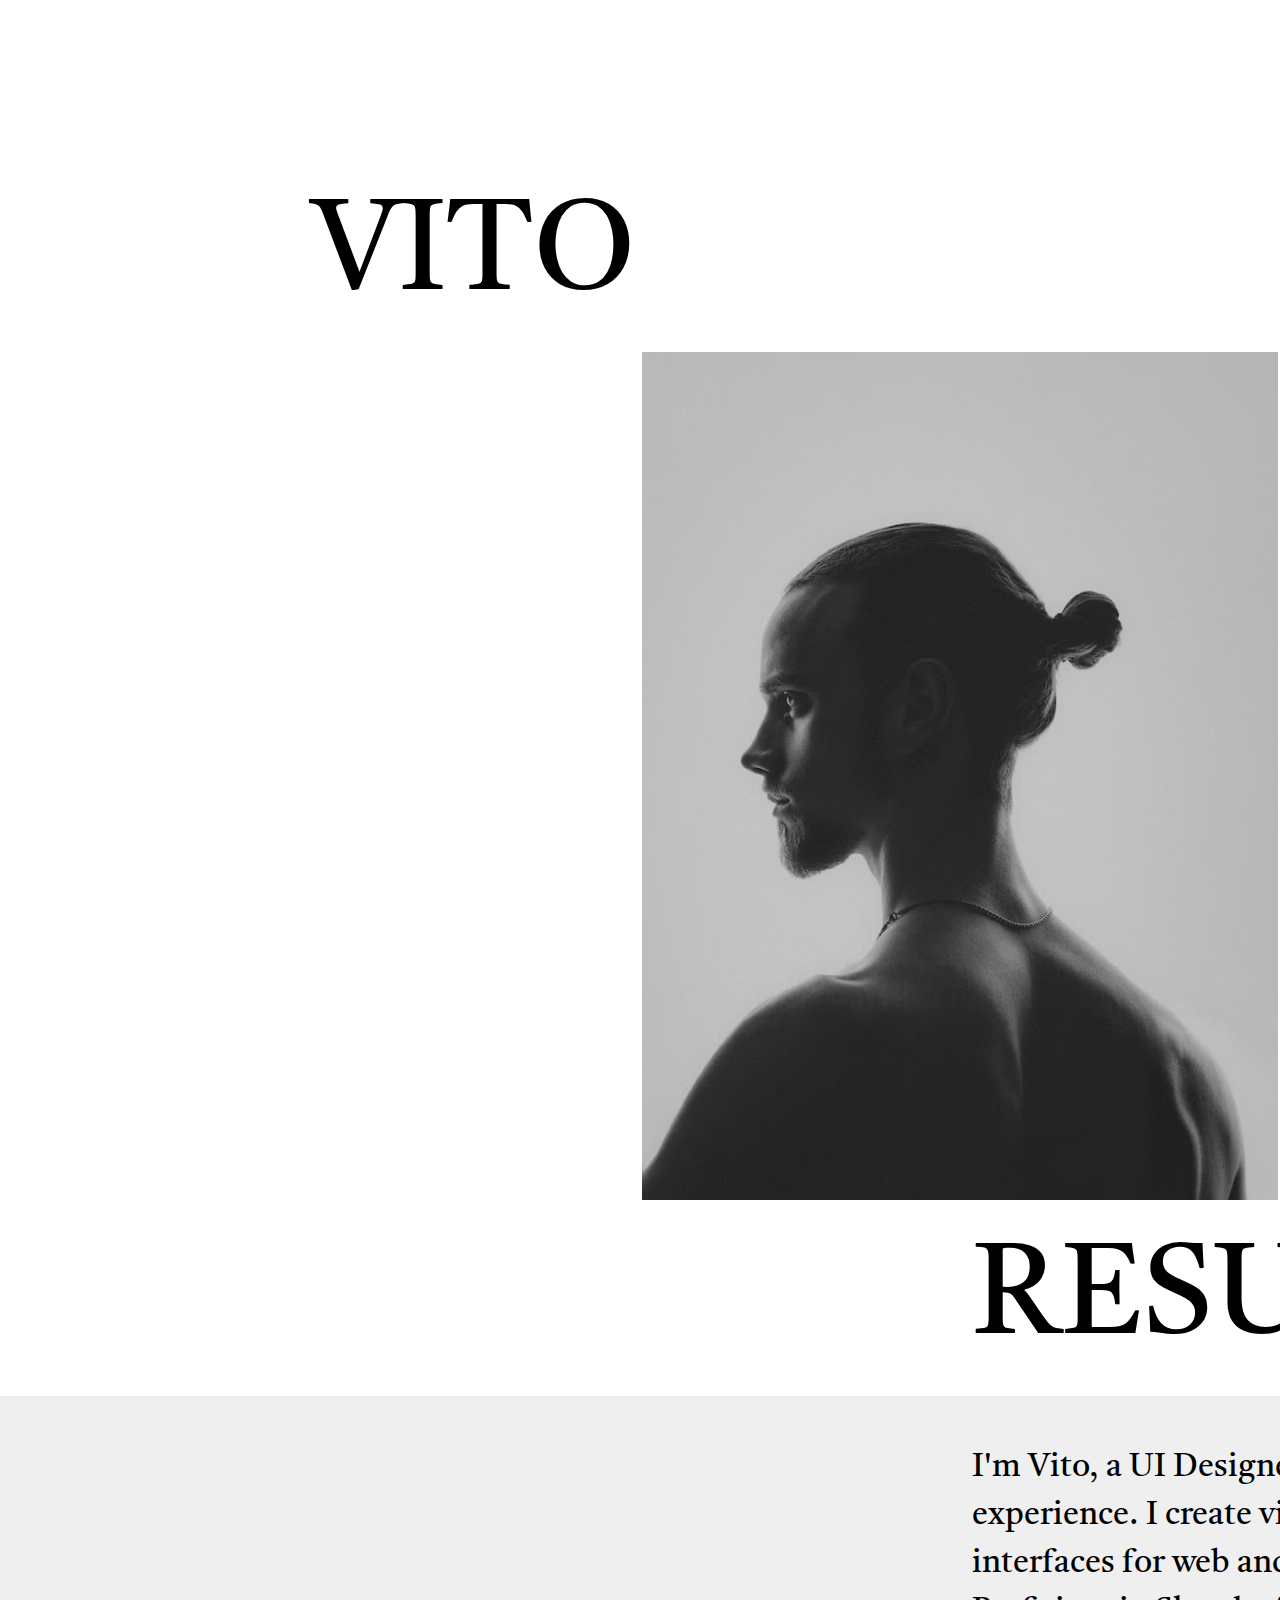
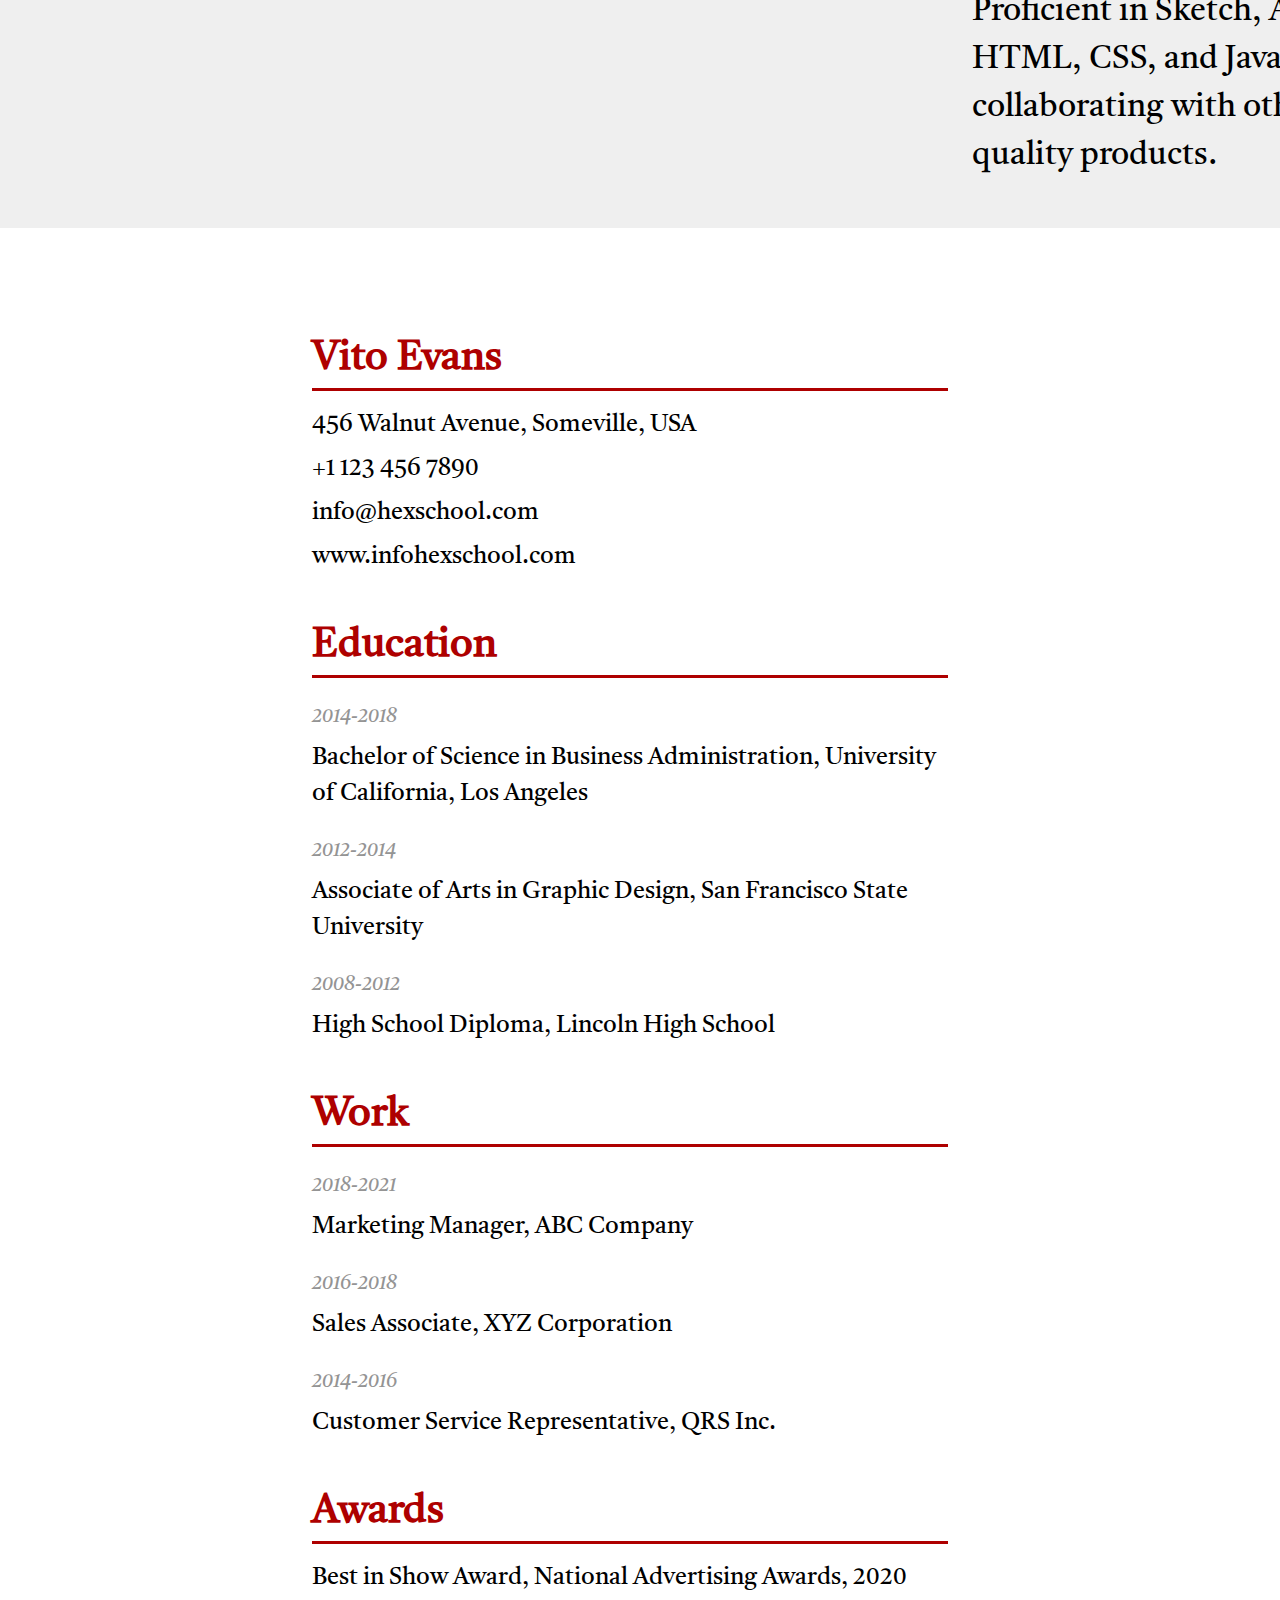
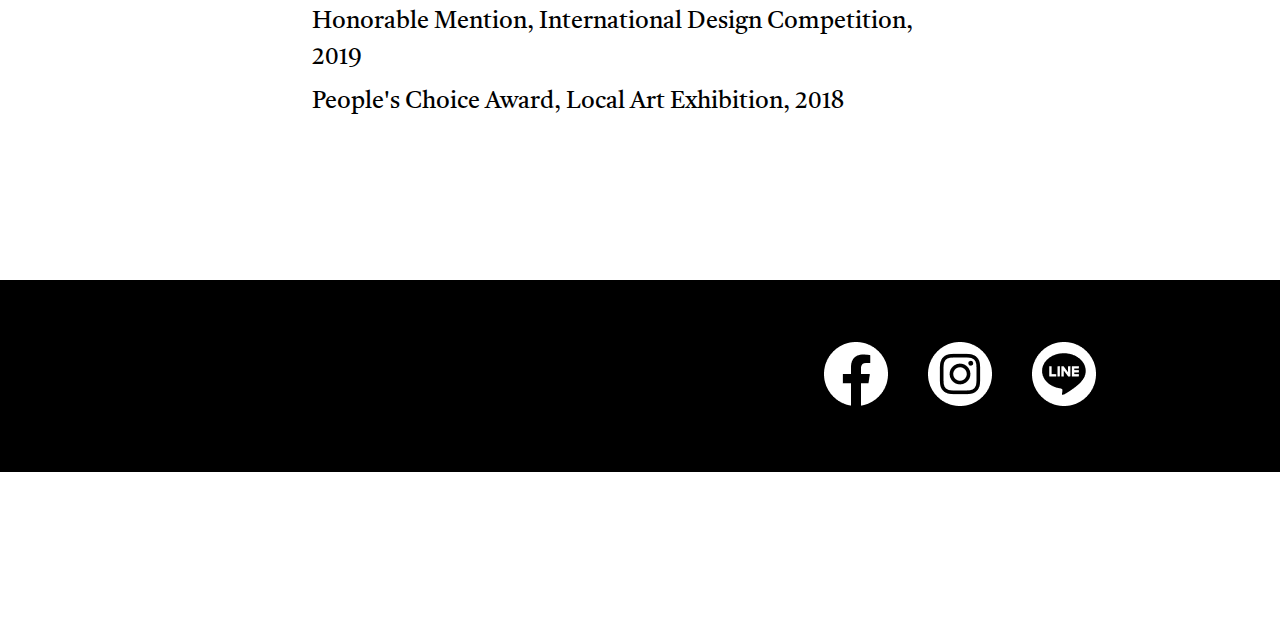
<file: index.htm>
<!DOCTYPE html>
<html lang="en">
<head>
    <meta charset="UTF-8">
    <meta name="viewport" content="width=device-width, initial-scale=1.0">
    <title>VITO RESUME</title>
    <link rel="stylesheet" href="https://fonts.googleapis.com/css?family=Castoro">
    <link rel="stylesheet" href="all.css">
</head>
<body>
    <h1>VITO</h1>
    <img class="vito_img" src="./img/vito.png" alt="Vito">
    
    <p class="resume_title">RESUME</p>
    <div class="resume">
        <span class="right">I'm Vito, a UI Designer with 5+ years of experience. I create visually appealing interfaces for web and mobile apps. Proficient in Sketch, Adobe XD, Figma, HTML, CSS, and JavaScript. I enjoy collaborating with others to create high-quality products.</span>  
    </div>
    <div class="frame">
        <h2 class="info_title" >Vito Evans</h2>
        <ul>
            <li ><p class="info_text">456 Walnut Avenue, Someville, USA</p></li>
            <li class="info_text"><p class="info_text"></p>+1 123 456 7890</p></li>
            <li class="info_text"><p class="info_text"></p>info@hexschool.com</p></li>
            <li class="info_text"><p class="info_text"></p>www.infohexschool.com</p></li>
        </ul>
    </div>
    <div class="frame">
        <h2 class="info_title">Education</h2>
        <ul >
            <li>
                <p class="info_year">2014-2018</p>
                <p class="info_text">Bachelor of Science in Business Administration, University of California, Los Angeles</p>
            </li>
            <li>
                <p class="info_year">2012-2014 </p>
                <p class="info_text">Associate of Arts in Graphic Design, San Francisco State University</p>
            </li>
            <li>
                <p class="info_year">2008-2012 </p>
                <p class="info_text">High School Diploma, Lincoln High School</p>
            </li>
        </ul>
    </div>
    <div class="frame">
        <h2 class="info_title">Work</h2>
        <ul >
            <li>
                <p class="info_year">2018-2021</p>
                <p class="info_text">Marketing Manager, ABC Company</p>
            </li>
            <li>
                <p class="info_year">2016-2018</p>
                <p class="info_text">Sales Associate, XYZ Corporation</p>
            </li>
            <li>
                <p class="info_year">2014-2016</p>
                <p class="info_text">Customer Service Representative, QRS Inc.</p>
            </li>
        </ul>
    </div>
    <div class="frame">
        <h2 class="info_title">Awards</h2>
        <ul >
            <li>
                <p class="info_text">Best in Show Award, National Advertising Awards, 2020</p>
            </li>
            <li>
                <p class="info_text">Honorable Mention, International Design Competition, 2019</p>
            </li>
            <li>
                <p class="info_text">People's Choice Award, Local Art Exhibition, 2018</p>
            </li>
        </ul></div>
    </div>  
    <div class="footer">
        <a href="#"><img class="footer_img" src="./img/fb.png" alt="FB 連結pic"></a>
        <a href="#"><img class="footer_img" src="./img/instagram.png" alt="ig 連結pic"></a>
        <a href="#"><img class="footer_img" src="./img/line.png" alt="line 連結pic"></a>
    </div>
</body>
</html>
</file>
<file: all.css>
/* http://meyerweb.com/eric/tools/css/reset/ 
   v2.0 | 20110126
   License: none (public domain)
*/

html, body, div, span, applet, object, iframe,
h1, h2, h3, h4, h5, h6, p, blockquote, pre,
a, abbr, acronym, address, big, cite, code,
del, dfn, em, img, ins, kbd, q, s, samp,
small, strike, strong, sub, sup, tt, var,
b, u, i, center,
dl, dt, dd, ol, ul, li,
fieldset, form, label, legend,
table, caption, tbody, tfoot, thead, tr, th, td,
article, aside, canvas, details, embed, 
figure, figcaption, footer, header, hgroup, 
menu, nav, output, ruby, section, summary,
time, mark, audio, video {
	margin: 0;
	padding: 0;
	border: 0;
	font-size: 100%;
	font: inherit;
	vertical-align: baseline;
}
/* HTML5 display-role reset for older browsers */
article, aside, details, figcaption, figure, 
footer, header, hgroup, menu, nav, section {
	display: block;
}
body {
	line-height: 1;
}
ol, ul {
	list-style: none;
}
blockquote, q {
	quotes: none;
}
blockquote:before, blockquote:after,
q:before, q:after {
	content: '';
	content: none;
}
/* Joanhui add css*/
body {
	width: 1920px;
  height: auto;
  font-family: 'Castoro';
}
h1{
    
    font-size: 128px;
    width: 370px;
    height: 192px;
    line-height: 192px;
    margin-top: 160px;
    margin-left: 312px; 
  }
  .vito_img {
    width: 636px;
    height: 848px;
    margin-left: 642px;
    /* vertical-align: middle; */
  }
  

.resume_title{
  font-size:128px;
    width: 622px;
    line-height: 192px;
    top: 1200px;
    margin-left: 972px;
}

.resume {
  height: 432px;
  top: 1392px;
  background-color: #EFEFEF;
  display: flex;
  align-items: center;
  line-height: 36px;
  margin-bottom: 100px;
}

.right {
  margin-left: 972px;
  width: 636px;
  height: 336px;
  font-size: 32px;
  font-weight: 400;
  line-height: 48px;
  letter-spacing: 0em;

}

.frame{
  /* top: 1904px; */
  /* margin-top: 40px;
  margin-left: 312px;
  margin-bottom: 40px; */
  margin:40px 0px 40px 312px;
  padding: 8px auto;
  font-family: 'Castoro';
}

h2{
  font-family: 'Castoro';
  font-size: 40px;
  font-weight: bold;
  color:#AE0000;
  border-bottom:3px #AE0000 solid;
  width: 636px;
  height: 60px;
  line-height: 63px;
  margin-top: 24px;
  margin-bottom: 16px;
}
.info_year{
  font-size: 20px;
  font-weight: 400;
  line-height: 30px;
  letter-spacing: 0em;
  text-align: left;  
  color: #949494;
  font-style: italic;
  margin-top: 24px;
  margin-bottom: 8px;
}
.info_text{
  width:636px;
  font-family: 'Castoro';
  font-size: 24px;
  font-weight: 400;
  line-height: 36px;
  letter-spacing: 0em;
  text-align: left;  
  margin-top: 8px;
  margin-bottom: 8px;
}

.footer {
  width: 1920px;
  height: 192px;
  background: #000;
  display: flex;
  flex-direction: row;
  justify-content:center;
  align-items: center;
  margin: 160px auto;
}

  .footer_img {
    /* vertical-align: middle; */
    width:64px;
    height: 64px;
    margin: 64px 20px 64px 20px;
  }
</file>
